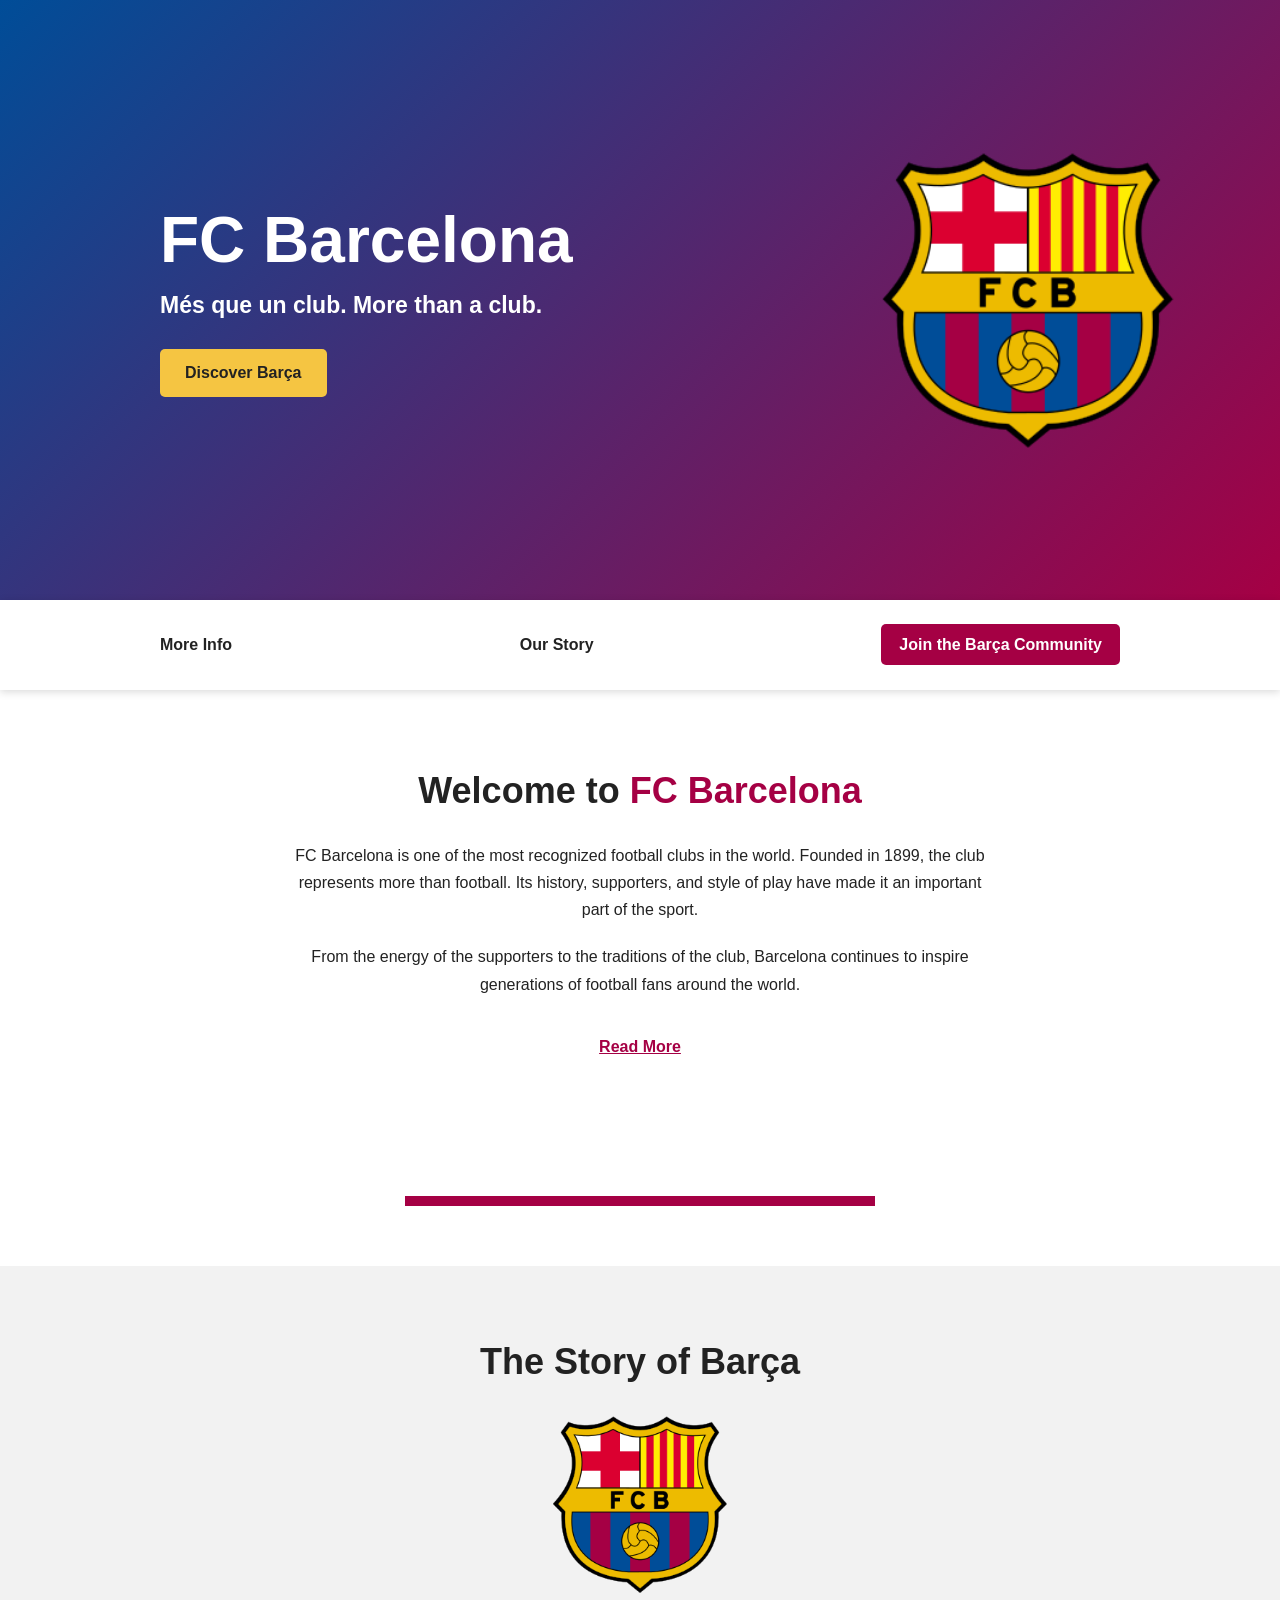
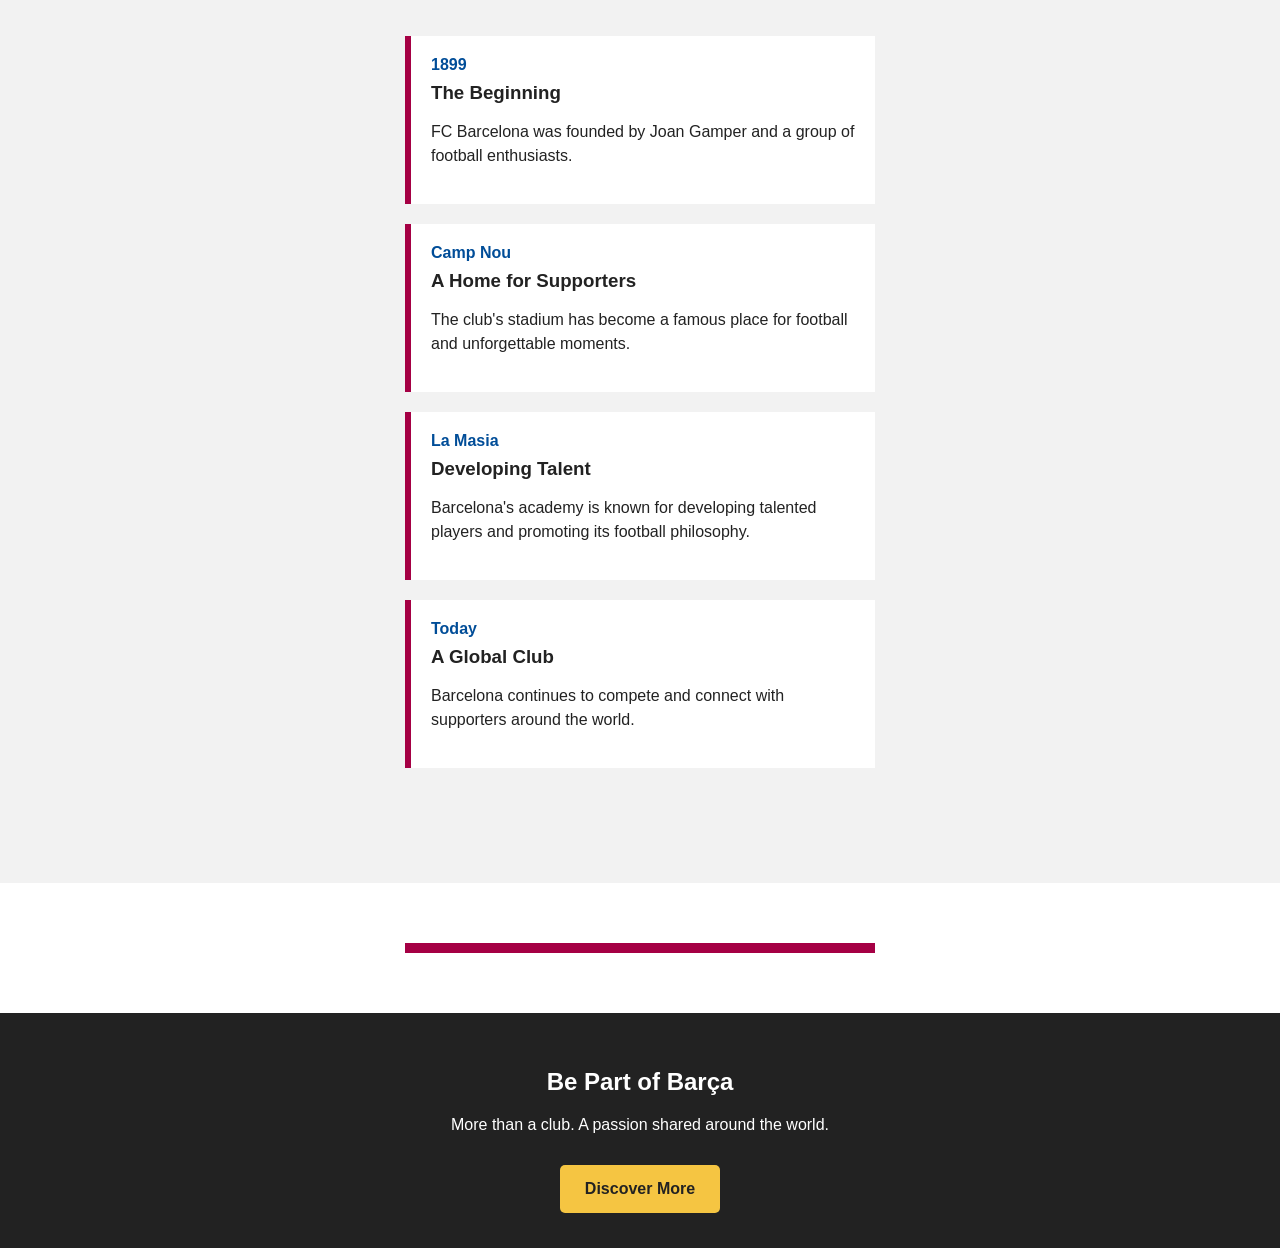
<file: index.html>
<!doctype html>
<html lang="en">
  <head>
    <meta charset="UTF-8" />
    <meta name="viewport" content="width=device-width, initial-scale=1.0" />
    <title>FC Barcelona - More Than a Club</title>
    <link rel="stylesheet" href="css/style.css" />
  </head>

  <body>
    <!-- HERO BANNER -->
    <div class="hero-banner">
      <div class="wrapper">
        <h1>FC Barcelona</h1>
        <h3>Més que un club. More than a club.</h3>
        <a href="#more-info" class="cta">Discover Barça</a>
      </div>

      <img
        src="images/FC_Barcelona_(crest).png.webp"
        class="hero-image"
        alt="FC Barcelona crest"
      />
    </div>

    <!-- STICKY NAVIGATION -->
    <nav class="main-nav">
      <div class="wrapper">
        <ul>
          <li><a href="#more-info">More Info</a></li>
          <li><a href="#story">Our Story</a></li>
          <li><a href="#" class="popup-button">Join the Barça Community</a></li>
        </ul>
      </div>
    </nav>

    <!-- MORE INFO SECTION -->
    <div class="more-info" id="more-info">
      <div class="wrapper">
        <h2>Welcome to <span>FC Barcelona</span></h2>

        <p>
          FC Barcelona is one of the most recognized football clubs in the
          world. Founded in 1899, the club represents more than football. Its
          history, supporters, and style of play have made it an important part
          of the sport.
        </p>

        <p>
          From the energy of the supporters to the traditions of the club,
          Barcelona continues to inspire generations of football fans around the
          world.
        </p>

        <a href="#story" class="read-more">Read More</a>
      </div>
    </div>

    <!-- SEPARATOR -->
    <div class="separator"></div>

    <!-- STORY SECTION -->
    <div class="story" id="story">
      <div class="wrapper">
        <h2>The Story of Barça</h2>

        <img
          src="images/FC_Barcelona_(crest).png.webp"
          class="story-image"
          alt="FC Barcelona crest"
        />

        <ul class="story-list">
          <li>
            <span>1899</span>
            <h3>The Beginning</h3>
            <p>
              FC Barcelona was founded by Joan Gamper and a group of football
              enthusiasts.
            </p>
          </li>

          <li>
            <span>Camp Nou</span>
            <h3>A Home for Supporters</h3>
            <p>
              The club's stadium has become a famous place for football and
              unforgettable moments.
            </p>
          </li>

          <li>
            <span>La Masia</span>
            <h3>Developing Talent</h3>
            <p>
              Barcelona's academy is known for developing talented players and
              promoting its football philosophy.
            </p>
          </li>

          <li>
            <span>Today</span>
            <h3>A Global Club</h3>
            <p>
              Barcelona continues to compete and connect with supporters around
              the world.
            </p>
          </li>
        </ul>
      </div>
    </div>

    <!-- SEPARATOR -->
    <div class="separator"></div>

    <!-- FOOTER -->
    <footer>
      <div class="wrapper">
        <h2>Be Part of Barça</h2>
        <p>More than a club. A passion shared around the world.</p>
        <a href="#more-info" class="cta">Discover More</a>
      </div>
    </footer>

    <!-- POPUP -->
    <div class="popup">
      <div class="popup-content">
        <h2>Join the Barça Community</h2>
        <p>Celebrate the history, football, and spirit of FC Barcelona.</p>
        <a href="#" class="close-popup">Close</a>
      </div>
    </div>

    <!-- JAVASCRIPT FOR POPUP -->
    <script>
      const popup = document.querySelector(".popup");
      const popupButton = document.querySelector(".popup-button");
      const closePopup = document.querySelector(".close-popup");

      popupButton.addEventListener("click", function (event) {
        event.preventDefault();
        popup.style.display = "flex";
      });

      closePopup.addEventListener("click", function (event) {
        event.preventDefault();
        popup.style.display = "none";
      });

      popup.addEventListener("click", function (event) {
        if (event.target === popup) {
          popup.style.display = "none";
        }
      });
    </script>
  </body>
</html>
</file>
<file: css/style.css>
/* GENERAL STYLING */

* {
  box-sizing: border-box;
}

body {
  margin: 0;
  font-family: Arial, Helvetica, sans-serif;
  color: #222;
}

.wrapper {
  width: 960px;
  max-width: 90%;
  margin: 0 auto;
}

/* HERO BANNER */

.hero-banner {
  height: 600px;
  background: linear-gradient(135deg, #004d98, #a50044);
  position: relative;
  overflow: hidden;
  display: flex;
  align-items: center;
}

.hero-banner .wrapper {
  position: relative;
  z-index: 2;
}

.hero-banner h1 {
  color: white;
  font-size: 64px;
  margin: 0 0 15px;
}

.hero-banner h3 {
  color: white;
  font-size: 23px;
  margin: 0 0 30px;
}

.hero-image {
  width: 300px;
  position: absolute;
  right: 8%;
  top: 50%;
  transform: translateY(-50%);
}

.cta {
  display: inline-block;
  background: #f5c542;
  color: #222;
  padding: 15px 25px;
  text-decoration: none;
  border-radius: 5px;
  font-weight: bold;
}

/* STICKY NAVIGATION */

.main-nav {
  height: 90px;
  background: white;
  position: sticky;
  top: 0;
  z-index: 10;
  box-shadow: 0 2px 8px rgba(0, 0, 0, 0.15);
}

.main-nav .wrapper {
  height: 100%;
}

.main-nav ul {
  display: flex;
  align-items: center;
  justify-content: space-between;
  height: 100%;
  padding: 0;
  margin: 0;
  list-style: none;
}

.main-nav a {
  color: #222;
  text-decoration: none;
  font-weight: bold;
}

.main-nav a:hover {
  color: #a50044;
}

.main-nav .popup-button {
  background: #a50044;
  color: white;
  padding: 12px 18px;
  border-radius: 5px;
}

/* MORE INFO SECTION */

.more-info {
  padding: 80px 0;
  text-align: center;
}

.more-info h2,
.story h2 {
  font-size: 36px;
  margin-top: 0;
}

.more-info h2 span {
  color: #a50044;
}

.more-info p {
  max-width: 700px;
  margin: 20px auto;
  line-height: 1.7;
}

.read-more {
  display: inline-block;
  margin-top: 20px;
  color: #a50044;
  font-weight: bold;
}

/* STORY SECTION */

.story {
  padding: 75px 0;
  background: #f2f2f2;
  text-align: center;
}

.story-list {
  width: 470px;
  max-width: 100%;
  margin: 40px auto;
  padding: 0;
  list-style: none;
  text-align: left;
}

.story-list li {
  background: white;
  padding: 20px;
  margin-bottom: 20px;
  border-left: 6px solid #a50044;
}

.story-list span {
  color: #004d98;
  font-weight: bold;
}

.story-list h3 {
  margin: 8px 0;
}

.story-list p {
  line-height: 1.5;
}

/* FOOTER */

footer {
  background: #222;
  color: white;
  text-align: center;
  padding: 35px 0;
}

/* POPUP */

.popup {
  display: none;
  position: fixed;
  top: 0;
  left: 0;
  width: 100%;
  height: 100%;
  background: rgba(0, 0, 0, 0.8);
  z-index: 20;
  align-items: center;
  justify-content: center;
}

.popup-content {
  background: white;
  width: 600px;
  max-width: 90%;
  padding: 40px;
  text-align: center;
  border-radius: 5px;
}

.close-popup {
  display: inline-block;
  margin-top: 20px;
  background: #a50044;
  color: white;
  padding: 12px 20px;
  text-decoration: none;
  border-radius: 5px;
}

/* SMALL SCREENS */

@media screen and (max-width: 700px) {
  .hero-banner h1 {
    font-size: 42px;
  }

  .hero-image {
    width: 180px;
    opacity: 0.35;
  }

  .main-nav ul {
    gap: 12px;
    font-size: 12px;
  }

  .story-list {
    width: 100%;
  }
}
/* SEPARATOR */

.separator {
  width: 470px;
  max-width: 90%;
  height: 10px;
  background: #a50044;
  margin: 60px auto;
}

/* STORY IMAGE */

.story-image {
  width: 180px;
  max-width: 80%;
  height: auto;
  display: block;
  margin: 30px auto;
}

/* STORY LIST */

.story-list li {
  min-height: 70px;
  transition: opacity 0.3s ease;
}

.story-list li:hover {
  opacity: 0.7;
}

/* FOOTER BUTTON */

footer .cta {
  margin-top: 15px;
  display: inline-block;
}

@media screen and (max-width: 600px) {
  .separator {
    width: 90%;
  }
}
</file>
